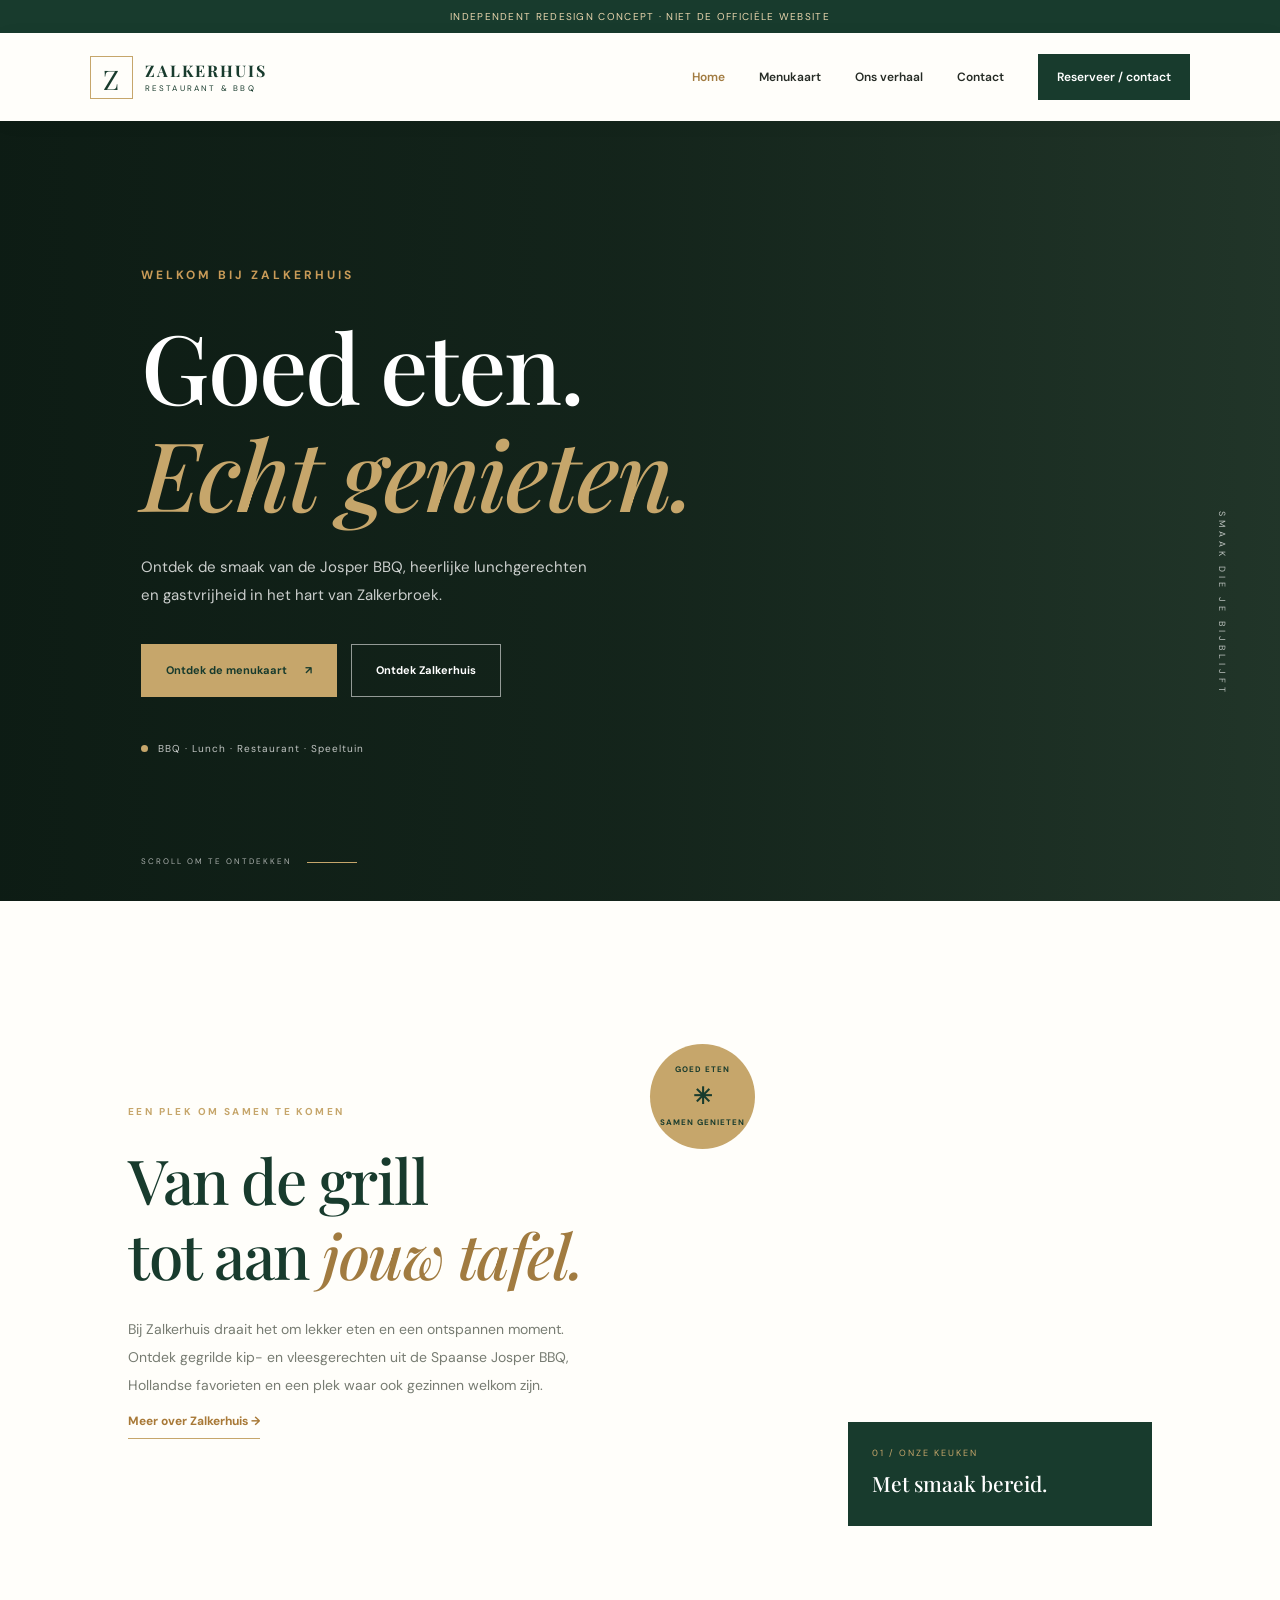
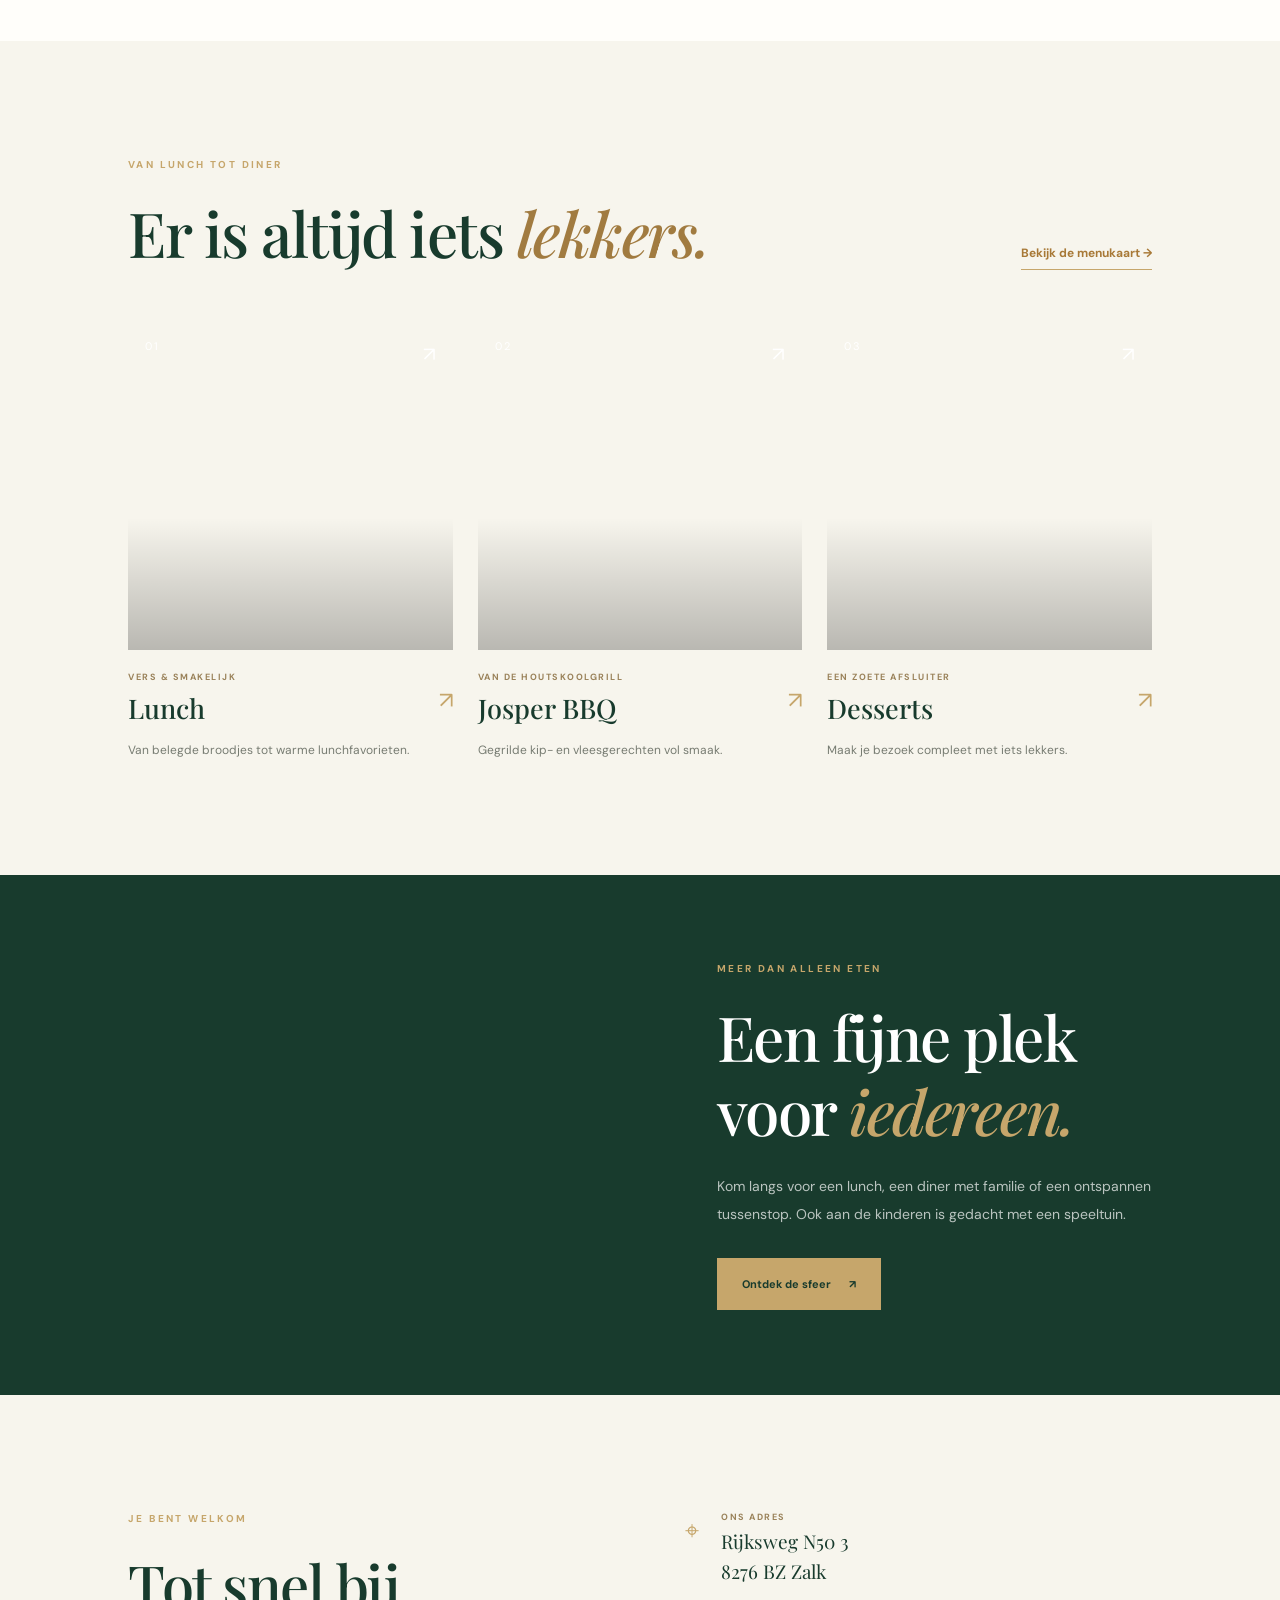
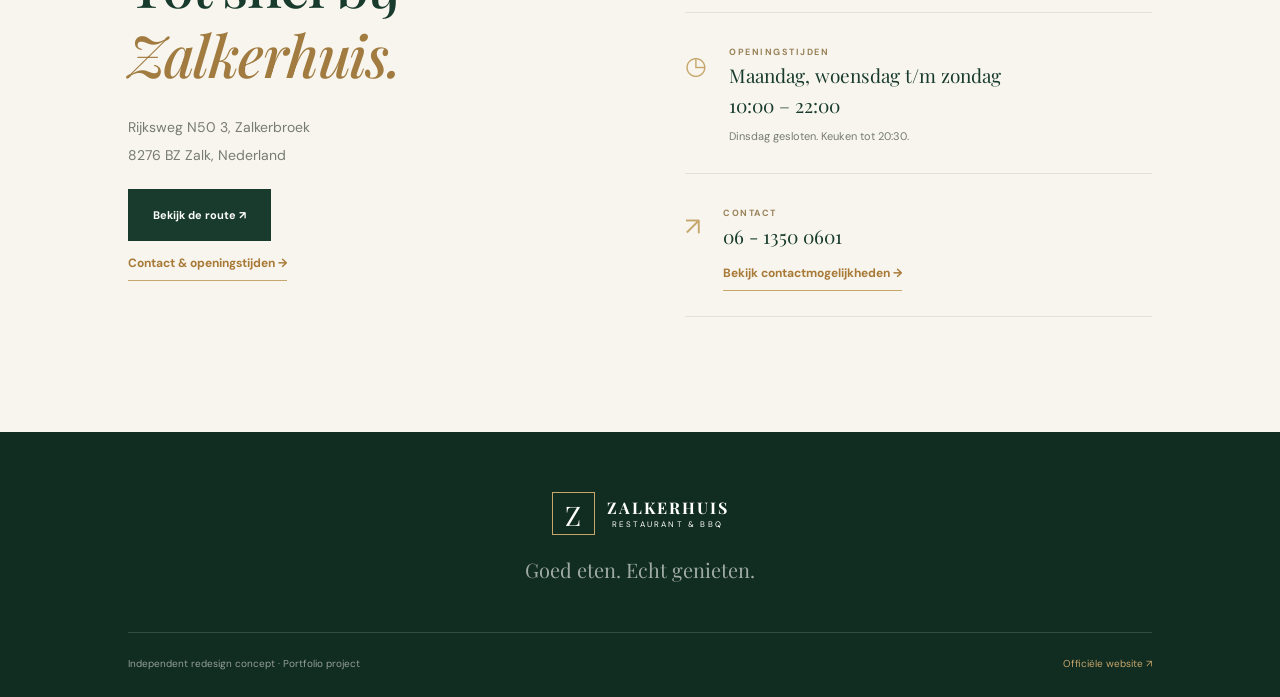
<file: index.html>
<!DOCTYPE html>
<html lang="nl">
<head>
  <meta charset="UTF-8">
  <meta name="viewport" content="width=device-width, initial-scale=1.0">
  <meta name="theme-color" content="#183b2d">
  <meta name="description" content="Ontdek Restaurant Zalkerhuis in Zalk. Geniet van gerechten van de Josper BBQ, lunch en een gastvrije sfeer.">
  <title>Zalkerhuis | BBQ, Lunch & Gastvrijheid</title>

  <link rel="preconnect" href="https://fonts.googleapis.com">
  <link rel="preconnect" href="https://fonts.gstatic.com" crossorigin>
  <link href="https://fonts.googleapis.com/css2?family=DM+Sans:wght@400;500;600;700&family=Playfair+Display:wght@500;600;700&display=swap" rel="stylesheet">

  <link rel="stylesheet" href="css/style.css">
  <script src="js/script.js" defer></script>
</head>

<body>

  <div class="concept-notice">
    Independent redesign concept · Niet de officiële website
  </div>

  <header class="header">
    <a href="index.html" class="logo" aria-label="Zalkerhuis home">
      <span class="logo-mark">Z</span>
      <span class="logo-text">
        <strong>ZALKERHUIS</strong>
        <small>RESTAURANT & BBQ</small>
      </span>
    </a>

    <button class="menu-toggle" aria-label="Menu openen"
      aria-expanded="false" aria-controls="navigation">
      <span></span>
      <span></span>
    </button>

    <nav class="navigation" id="navigation">
      <a href="index.html" class="active">Home</a>
      <a href="menu.html">Menukaart</a>
      <a href="about.html">Ons verhaal</a>
      <a href="contact.html">Contact</a>
      <a class="nav-button"
        href="https://www.zalkerhuis.nl/contactgegevens/">
        Reserveer / contact
      </a>
    </nav>
  </header>

  <main>

    <section class="hero">
      <div class="hero-image"></div>
      <div class="hero-overlay"></div>

      <div class="hero-content">
        <span class="eyebrow">
          <span class="eyebrow-line"></span>
          WELKOM BIJ ZALKERHUIS
        </span>

        <h1>Goed eten.<br>
          <em>Echt genieten.</em>
        </h1>

        <p>
          Ontdek de smaak van de Josper BBQ,
          heerlijke lunchgerechten en gastvrijheid
          in het hart van Zalkerbroek.
        </p>

        <div class="hero-actions">
          <a href="menu.html" class="button button-gold">
            Ontdek de menukaart <span>↗</span>
          </a>

          <a href="#ontdek" class="button button-outline">
            Ontdek Zalkerhuis
          </a>
        </div>

        <div class="hero-note">
          <span class="status-dot"></span>
          BBQ · Lunch · Restaurant · Speeltuin
        </div>
      </div>

      <div class="hero-side-label">SMAAK DIE JE BIJBLIJFT</div>

      <a href="#ontdek" class="scroll-cue" aria-label="Scroll naar beneden">
        <span>SCROLL OM TE ONTDEKKEN</span>
        <span class="scroll-line"></span>
      </a>
    </section>

    <section class="intro section-padding" id="ontdek">
      <div class="intro-copy">
        <span class="section-label">EEN PLEK OM SAMEN TE KOMEN</span>
        <h2>Van de grill<br>tot aan <em>jouw tafel.</em></h2>

        <p>
          Bij Zalkerhuis draait het om lekker eten en een
          ontspannen moment. Ontdek gegrilde kip- en
          vleesgerechten uit de Spaanse Josper BBQ,
          Hollandse favorieten en een plek waar ook
          gezinnen welkom zijn.
        </p>

        <a href="about.html" class="text-link">
          Meer over Zalkerhuis <span>→</span>
        </a>
      </div>

      <div class="intro-visual">
        <div class="intro-image"></div>
        <div class="image-caption">
          <span>01 / ONZE KEUKEN</span>
          <strong>Met smaak bereid.</strong>
        </div>
        <div class="round-stamp">
          <span>GOED ETEN</span>
          <span class="stamp-star">✳</span>
          <span>SAMEN GENIETEN</span>
        </div>
      </div>
    </section>

    <section class="food-section section-padding">
      <div class="section-heading">
        <div>
          <span class="section-label">VAN LUNCH TOT DINER</span>
          <h2>Er is altijd iets <em>lekkers.</em></h2>
        </div>
        <a href="menu.html" class="text-link desktop-link">
          Bekijk de menukaart <span>→</span>
        </a>
      </div>

      <div class="food-grid">

        <a href="menu.html#lunch" class="food-card">
          <div class="food-image food-lunch">
            <span class="food-number">01</span>
            <span class="food-arrow">↗</span>
          </div>
          <div class="food-card-info">
            <div>
              <span class="card-label">VERS & SMAKELIJK</span>
              <h3>Lunch</h3>
            </div>
            <span class="card-plus">↗</span>
          </div>
          <p>Van belegde broodjes tot warme lunchfavorieten.</p>
        </a>

        <a href="menu.html#josper" class="food-card">
          <div class="food-image food-bbq">
            <span class="food-number">02</span>
            <span class="food-arrow">↗</span>
          </div>
          <div class="food-card-info">
            <div>
              <span class="card-label">VAN DE HOUTSKOOLGRILL</span>
              <h3>Josper BBQ</h3>
            </div>
            <span class="card-plus">↗</span>
          </div>
          <p>Gegrilde kip- en vleesgerechten vol smaak.</p>
        </a>

        <a href="menu.html#desserts" class="food-card">
          <div class="food-image food-dessert">
            <span class="food-number">03</span>
            <span class="food-arrow">↗</span>
          </div>
          <div class="food-card-info">
            <div>
              <span class="card-label">EEN ZOETE AFSLUITER</span>
              <h3>Desserts</h3>
            </div>
            <span class="card-plus">↗</span>
          </div>
          <p>Maak je bezoek compleet met iets lekkers.</p>
        </a>

      </div>

      <a href="menu.html" class="button button-green mobile-menu-button">
        Bekijk de volledige menukaart →
      </a>
    </section>

    <section class="experience">
      <div class="experience-image"></div>

      <div class="experience-copy">
        <span class="section-label">MEER DAN ALLEEN ETEN</span>
        <h2>Een fijne plek<br>voor <em>iedereen.</em></h2>

        <p>
          Kom langs voor een lunch, een diner met familie
          of een ontspannen tussenstop. Ook aan de
          kinderen is gedacht met een speeltuin.
        </p>

        <a href="about.html" class="button button-light">
          Ontdek de sfeer <span>↗</span>
        </a>
      </div>
    </section>

    <section class="visit section-padding">
      <div class="visit-copy">
        <span class="section-label">JE BENT WELKOM</span>
        <h2>Tot snel bij<br><em>Zalkerhuis.</em></h2>
        <p>
          Rijksweg N50 3, Zalkerbroek<br>
          8276 BZ Zalk, Nederland
        </p>

        <div class="visit-actions">
          <a class="button button-green"
             href="https://www.google.com/maps/search/?api=1&query=Restaurant+Zalkerhuis+Zalk"
             target="_blank" rel="noopener noreferrer">
            Bekijk de route ↗
          </a>

          <a class="text-link" href="contact.html">
            Contact & openingstijden →
          </a>
        </div>
      </div>

      <div class="visit-details">
        <div class="detail-row">
          <span class="detail-icon">⌖</span>
          <div>
            <span class="card-label">ONS ADRES</span>
            <p>Rijksweg N50 3<br>8276 BZ Zalk</p>
          </div>
        </div>

        <div class="detail-row">
          <span class="detail-icon">◷</span>
          <div>
            <span class="card-label">OPENINGSTIJDEN</span>
            <p>Maandag, woensdag t/m zondag<br>10:00 – 22:00</p>
            <small>Dinsdag gesloten. Keuken tot 20:30.</small>
          </div>
        </div>

        <div class="detail-row">
          <span class="detail-icon">↗</span>
          <div>
            <span class="card-label">CONTACT</span>
            <p>06 - 1350 0601</p>
            <a href="https://www.zalkerhuis.nl/contactgegevens/"
               class="text-link">Bekijk contactmogelijkheden →</a>
          </div>
        </div>
      </div>
    </section>

  </main>

  <footer class="footer">
    <a href="index.html" class="logo footer-logo">
      <span class="logo-mark">Z</span>
      <span class="logo-text">
        <strong>ZALKERHUIS</strong>
        <small>RESTAURANT & BBQ</small>
      </span>
    </a>

    <p>Goed eten. Echt genieten.</p>

    <div class="footer-bottom">
      <span>Independent redesign concept · Portfolio project</span>
      <a href="https://www.zalkerhuis.nl/">Officiële website ↗</a>
    </div>
  </footer>

</body>
</html>
</file>
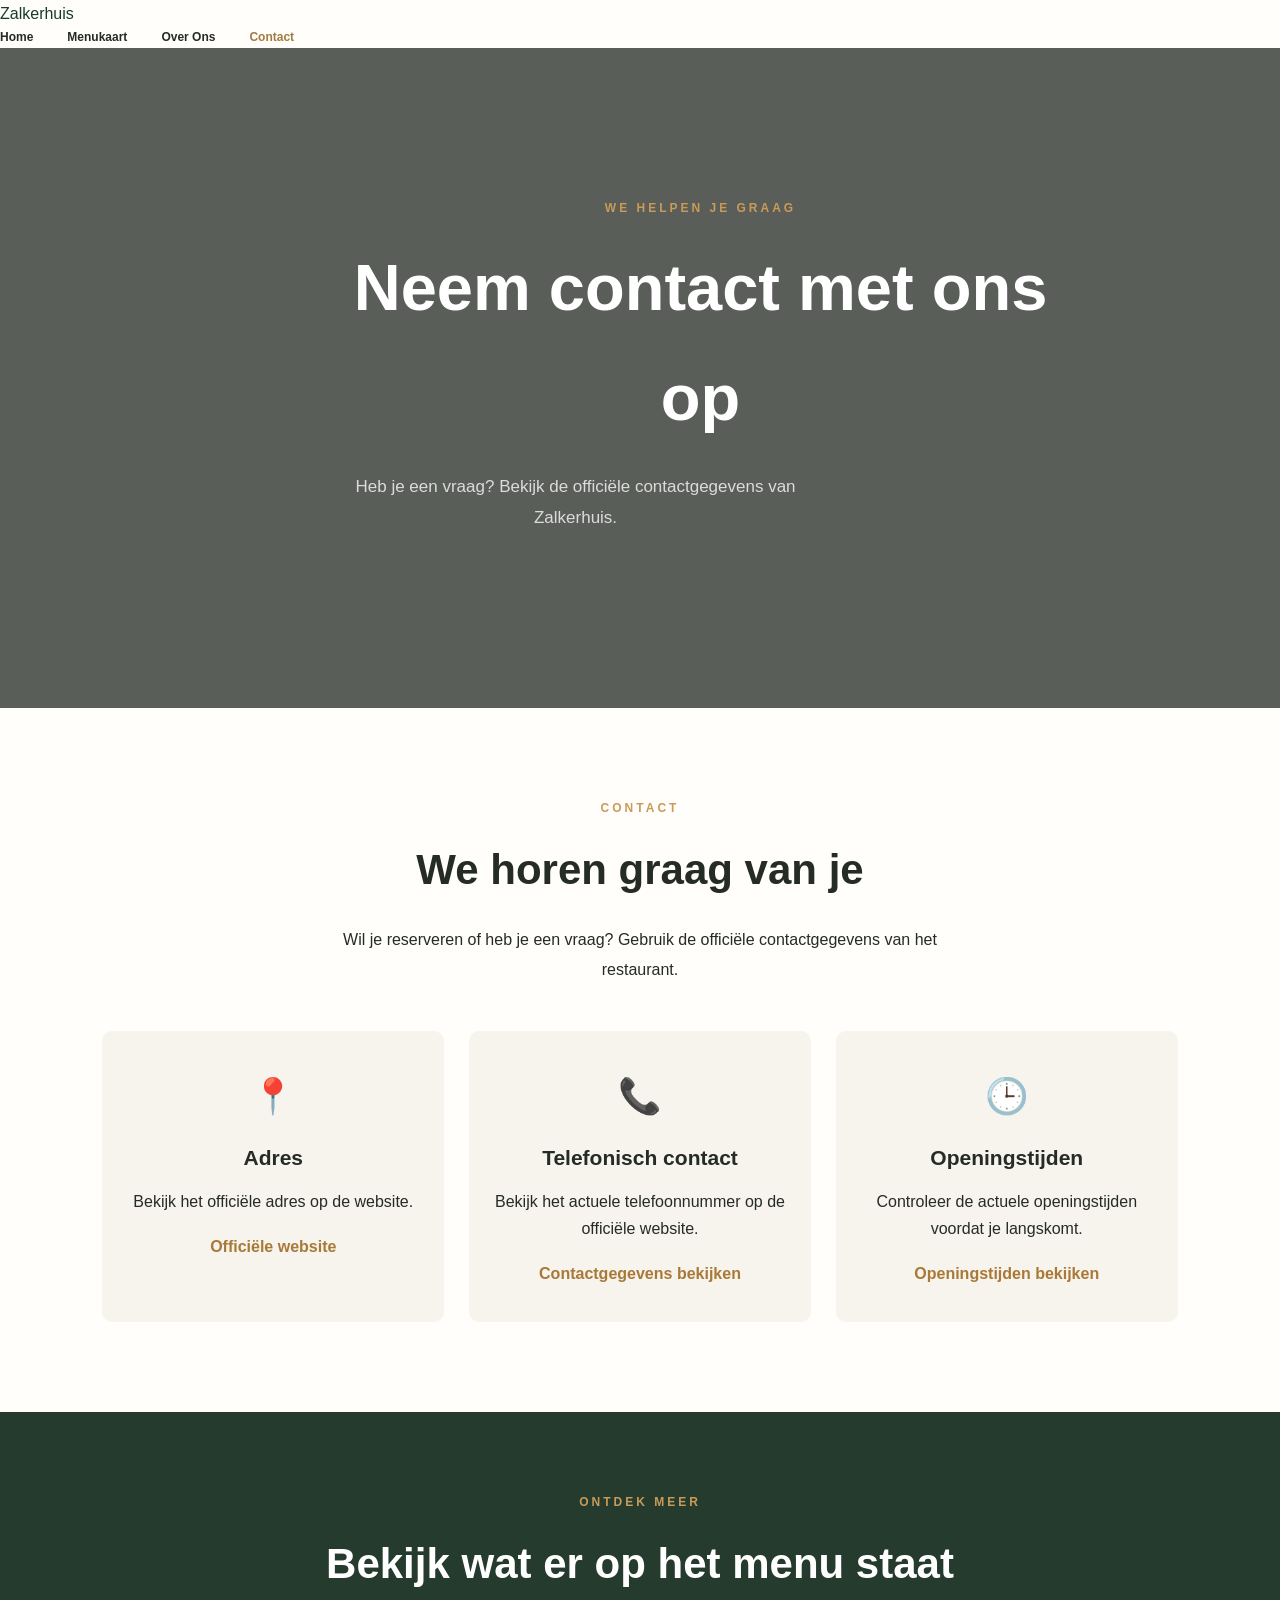
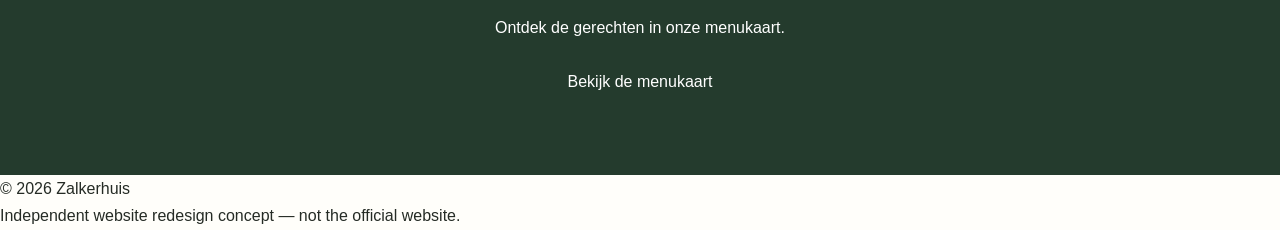
<file: contact.html>
<!DOCTYPE html>
<html lang="nl">
<head>
    <meta charset="UTF-8">
    <meta name="viewport" content="width=device-width, initial-scale=1.0">
    <title>Contact | Zalkerhuis</title>
    <meta name="description" content="Contactpagina van het onafhankelijke Zalkerhuis websiteconcept.">
    <link rel="stylesheet" href="css/style.css">
    <script src="js/script.js" defer></script>
</head>
<body>

<header class="site-header">
    <a href="index.html" class="logo">Zalkerhuis</a>

    <button class="menu-toggle" aria-label="Open menu" aria-expanded="false">
        ☰
    </button>

    <nav class="navigation">
        <a href="index.html">Home</a>
        <a href="menu.html">Menukaart</a>
        <a href="about.html">Over Ons</a>
        <a href="contact.html" class="active">Contact</a>
    </nav>
</header>

<main>

<section class="page-hero contact-hero">
    <div class="hero-content">
        <span class="eyebrow">WE HELPEN JE GRAAG</span>
        <h1>Neem contact met ons op</h1>
        <p>Heb je een vraag? Bekijk de officiële contactgegevens van Zalkerhuis.</p>
    </div>
</section>

<section class="contact-section">
    <div class="contact-intro">
        <span class="eyebrow">CONTACT</span>
        <h2>We horen graag van je</h2>
        <p>
            Wil je reserveren of heb je een vraag?
            Gebruik de officiële contactgegevens van het restaurant.
        </p>
    </div>

    <div class="contact-cards">

        <div class="contact-card">
            <span class="contact-icon">📍</span>
            <h3>Adres</h3>
            <p>Bekijk het officiële adres op de website.</p>
            <a href="https://www.zalkerhuis.nl/" target="_blank" rel="noopener">
                Officiële website
            </a>
        </div>

        <div class="contact-card">
            <span class="contact-icon">📞</span>
            <h3>Telefonisch contact</h3>
            <p>Bekijk het actuele telefoonnummer op de officiële website.</p>
            <a href="https://www.zalkerhuis.nl/" target="_blank" rel="noopener">
                Contactgegevens bekijken
            </a>
        </div>

        <div class="contact-card">
            <span class="contact-icon">🕒</span>
            <h3>Openingstijden</h3>
            <p>Controleer de actuele openingstijden voordat je langskomt.</p>
            <a href="https://www.zalkerhuis.nl/" target="_blank" rel="noopener">
                Openingstijden bekijken
            </a>
        </div>

    </div>
</section>

<section class="contact-cta">
    <div>
        <span class="eyebrow">ONTDEK MEER</span>
        <h2>Bekijk wat er op het menu staat</h2>
        <p>Ontdek de gerechten in onze menukaart.</p>
        <a href="menu.html" class="btn">Bekijk de menukaart</a>
    </div>
</section>

</main>

<footer class="site-footer">
    <p>© <span data-year></span> Zalkerhuis</p>
    <p>Independent website redesign concept — not the official website.</p>
</footer>

</body>
</html>
</file>
<file: css/style.css>
/* =====================================
   ZALKERHUIS - PREMIUM WEBSITE DESIGN
   Independent redesign concept
===================================== */

:root {
  --green: #183b2d;
  --green-light: #28533f;
  --cream: #f7f5ed;
  --white: #fffefa;
  --gold: #c6a66b;
  --text: #252b25;
  --muted: #777c72;
  --serif: "Playfair Display", Georgia, serif;
  --sans: "DM Sans", Arial, sans-serif;
}

* {
  margin: 0;
  padding: 0;
  box-sizing: border-box;
}

html {
  scroll-behavior: smooth;
  scroll-padding-top: 90px;
}

body {
  background: var(--white);
  color: var(--text);
  font-family: var(--sans);
  line-height: 1.7;
  overflow-x: hidden;
}

a {
  color: inherit;
  text-decoration: none;
}

button {
  font: inherit;
}

img {
  max-width: 100%;
  display: block;
}

.concept-notice {
  background: var(--green);
  color: #e8d5ad;
  text-align: center;
  padding: 8px 12px;
  font-size: 10px;
  letter-spacing: 1.3px;
  text-transform: uppercase;
}

/* HEADER */

.header {
  height: 88px;
  padding: 0 7%;
  display: flex;
  align-items: center;
  justify-content: space-between;
  background: var(--white);
  position: sticky;
  top: 0;
  z-index: 1000;
  box-shadow: 0 3px 20px rgba(0,0,0,.035);
}

.logo {
  display: flex;
  align-items: center;
  gap: 12px;
  color: var(--green);
}

.logo-mark {
  width: 43px;
  height: 43px;
  display: grid;
  place-items: center;
  border: 1px solid var(--gold);
  font-family: var(--serif);
  font-size: 27px;
}

.logo-text {
  display: flex;
  flex-direction: column;
  line-height: 1.4;
}

.logo-text strong {
  font-family: var(--serif);
  letter-spacing: 2px;
  font-size: 16px;
}

.logo-text small {
  font-size: 8px;
  letter-spacing: 2.2px;
}

.navigation {
  display: flex;
  align-items: center;
  gap: 34px;
}

.navigation a {
  font-size: 12px;
  font-weight: 600;
  transition: color .3s;
}

.navigation a:hover,
.navigation a.active {
  color: #a17b40;
}

.navigation .nav-button {
  background: var(--green);
  color: white;
  padding: 13px 19px;
  transition: background .3s;
}

.navigation .nav-button:hover {
  background: var(--gold);
  color: var(--green);
}

.menu-toggle {
  display: none;
}

/* HERO */

.hero {
  min-height: 680px;
  height: min(780px, 88vh);
  position: relative;
  display: flex;
  align-items: center;
  overflow: hidden;
  background: #24392c;
  color: white;
}

.hero-image,
.hero-overlay {
  position: absolute;
  inset: 0;
}

.hero-image {
  background:
    url("https://images.unsplash.com/photo-1555939594-58d7cb561ad1?w=1800&q=85")
    center 55% / cover;
  animation: heroZoom 16s ease-in-out infinite alternate;
}

.hero-overlay {
  background: linear-gradient(
    90deg,
    rgba(10,24,17,.88) 0%,
    rgba(10,24,17,.64) 48%,
    rgba(10,24,17,.12) 100%
  );
}

@keyframes heroZoom {
  from { transform: scale(1); }
  to { transform: scale(1.07); }
}

.hero-content {
  position: relative;
  z-index: 2;
  width: 700px;
  max-width: 85%;
  margin-left: 11%;
  padding: 70px 0;
  animation: fadeUp 1s ease both;
}

@keyframes fadeUp {
  from {
    opacity: 0;
    transform: translateY(25px);
  }
  to {
    opacity: 1;
    transform: translateY(0);
  }
}

.eyebrow,
.section-label {
  display: flex;
  align-items: center;
  gap: 12px;
  color: var(--gold);
  font-size: 10px;
  font-weight: 700;
  letter-spacing: 2.4px;
}

.eyebrow-line {
  width: 35px;
  height: 1px;
  background: var(--gold);
}

.hero h1 {
  font-family: var(--serif);
  font-size: clamp(55px, 7.5vw, 96px);
  font-weight: 500;
  line-height: 1.12;
  margin: 26px 0;
  letter-spacing: -2px;
}

.hero h1 em,
h2 em {
  color: var(--gold);
  font-weight: 500;
}

.hero-content > p {
  max-width: 450px;
  color: rgba(255,255,255,.78);
  font-size: 15px;
  line-height: 1.9;
}

.hero-actions {
  display: flex;
  flex-wrap: wrap;
  gap: 14px;
  margin-top: 34px;
}

.button {
  display: inline-flex;
  align-items: center;
  justify-content: center;
  gap: 18px;
  padding: 16px 24px;
  font-size: 11px;
  font-weight: 700;
  transition: .3s ease;
  cursor: pointer;
  border: 1px solid transparent;
  min-height: 50px;
}

.button-gold {
  background: var(--gold);
  color: var(--green);
}

.button-gold:hover {
  background: white;
  transform: translateY(-3px);
}

.button-outline {
  color: white;
  border-color: rgba(255,255,255,.55);
}

.button-outline:hover {
  background: white;
  color: var(--green);
}

.hero-note {
  display: flex;
  align-items: center;
  gap: 10px;
  margin-top: 43px;
  font-size: 10px;
  color: rgba(255,255,255,.75);
  letter-spacing: 1px;
}

.status-dot {
  width: 7px;
  height: 7px;
  border-radius: 50%;
  background: var(--gold);
}

.hero-side-label {
  position: absolute;
  right: 4%;
  top: 50%;
  writing-mode: vertical-rl;
  letter-spacing: 4px;
  font-size: 9px;
  color: rgba(255,255,255,.7);
}

.scroll-cue {
  position: absolute;
  bottom: 32px;
  left: 11%;
  display: flex;
  align-items: center;
  gap: 15px;
  font-size: 8px;
  letter-spacing: 2px;
  color: rgba(255,255,255,.65);
}

.scroll-line {
  height: 1px;
  width: 50px;
  background: var(--gold);
}

/* INTRO */

.section-padding {
  padding: 115px 10%;
}

.intro {
  display: grid;
  grid-template-columns: 1fr 1fr;
  align-items: center;
  gap: 90px;
}

.intro-copy h2,
.section-heading h2,
.experience-copy h2,
.visit-copy h2 {
  font-family: var(--serif);
  font-size: clamp(40px, 5vw, 62px);
  font-weight: 500;
  line-height: 1.2;
  margin: 23px 0;
  color: var(--green);
  letter-spacing: -1.5px;
}

.intro-copy h2 em,
.section-heading h2 em,
.visit-copy h2 em {
  color: #a17b40;
}

.intro-copy > p,
.experience-copy > p,
.visit-copy > p {
  color: var(--muted);
  font-size: 14px;
  line-height: 2;
  max-width: 480px;
}

.text-link {
  display: inline-flex;
  gap: 15px;
  align-items: center;
  margin-top: 26px;
  padding-bottom: 6px;
  border-bottom: 1px solid var(--gold);
  color: var(--green);
  font-size: 12px;
  font-weight: 700;
}

.text-link span {
  transition: transform .3s;
}

.text-link:hover span {
  transform: translateX(6px);
}

.intro-visual {
  position: relative;
  padding: 0 25px 40px 0;
}

.intro-image {
  min-height: 470px;
  background:
    url("https://images.unsplash.com/photo-1544025162-d76694265947?w=900&q=85")
    center / cover;
}

.image-caption {
  position: absolute;
  bottom: 0;
  right: 0;
  width: 65%;
  padding: 24px;
  background: var(--green);
  color: white;
}

.image-caption span,
.image-caption strong {
  display: block;
}

.image-caption span {
  color: var(--gold);
  font-size: 9px;
  letter-spacing: 2px;
}

.image-caption strong {
  font-family: var(--serif);
  font-size: 21px;
  font-weight: 500;
  margin-top: 5px;
}

.round-stamp {
  position: absolute;
  top: 28px;
  left: -35px;
  background: var(--gold);
  color: var(--green);
  border-radius: 50%;
  width: 105px;
  height: 105px;
  display: flex;
  flex-direction: column;
  align-items: center;
  justify-content: center;
  font-size: 8px;
  font-weight: 700;
  letter-spacing: 1px;
}

.stamp-star {
  font-size: 23px;
}

/* FOOD SECTION */

.food-section {
  background: var(--cream);
}

.section-heading {
  display: flex;
  justify-content: space-between;
  align-items: end;
  margin-bottom: 50px;
}

.section-heading h2 {
  margin-bottom: 0;
}

.food-grid {
  display: grid;
  grid-template-columns: repeat(3, 1fr);
  gap: 25px;
}

.food-card {
  min-width: 0;
}

.food-image {
  position: relative;
  height: 330px;
  background-position: center;
  background-size: cover;
  overflow: hidden;
}

.food-image::after {
  content: "";
  position: absolute;
  inset: 0;
  background: linear-gradient(transparent 60%, rgba(0,0,0,.25));
  transition: .4s;
}

.food-card:hover .food-image::after {
  background: rgba(0,0,0,.15);
}

.food-card:hover .food-image {
  background-size: auto, cover;
}

.food-lunch {
  background-image:
    url("https://images.unsplash.com/photo-1525351484163-7529414344d8?w=700&q=85");
}

.food-bbq {
  background-image:
    url("https://images.unsplash.com/photo-1544025162-d76694265947?w=700&q=85");
}

.food-dessert {
  background-image:
    url("https://images.unsplash.com/photo-1563805042-7684c019e1cb?w=700&q=85");
}

.food-number,
.food-arrow {
  position: absolute;
  z-index: 2;
  top: 17px;
  color: white;
  font-size: 11px;
}

.food-number {
  left: 17px;
  letter-spacing: 2px;
}

.food-arrow {
  right: 17px;
  font-size: 20px;
}

.food-card-info {
  display: flex;
  justify-content: space-between;
  align-items: center;
  padding: 20px 0 8px;
}

.card-label {
  display: block;
  color: #9a825a;
  font-size: 9px;
  font-weight: 700;
  letter-spacing: 1.5px;
}

.food-card h3 {
  font-family: var(--serif);
  font-size: 27px;
  font-weight: 500;
  color: var(--green);
}

.card-plus {
  color: var(--gold);
  font-size: 23px;
}

.food-card > p {
  color: var(--muted);
  font-size: 12px;
}

.mobile-menu-button {
  display: none;
}

.button-green {
  background: var(--green);
  color: white;
}

.button-green:hover {
  background: var(--gold);
  color: var(--green);
}

/* EXPERIENCE */

.experience {
  min-height: 520px;
  display: grid;
  grid-template-columns: 1fr 1fr;
  background: var(--green);
}

.experience-image {
  background:
    url("https://images.unsplash.com/photo-1517248135467-4c7edcad34c4?w=1100&q=85")
    center / cover;
  min-height: 450px;
}

.experience-copy {
  padding: 85px 12%;
  align-self: center;
}

.experience-copy h2 {
  color: white;
}

.experience-copy > p {
  color: rgba(255,255,255,.7);
}

.button-light {
  background: var(--gold);
  color: var(--green);
  margin-top: 30px;
}

.button-light:hover {
  background: white;
  transform: translateY(-3px);
}

/* VISIT */

.visit {
  display: grid;
  grid-template-columns: 1fr 1fr;
  gap: 90px;
  background: var(--cream);
}

.visit-copy h2 {
  font-size: 58px;
}

.visit-actions {
  display: flex;
  flex-direction: column;
  align-items: flex-start;
  margin-top: 20px;
}

.visit-details {
  display: flex;
  flex-direction: column;
  gap: 32px;
  justify-content: center;
}

.detail-row {
  display: flex;
  gap: 22px;
  align-items: flex-start;
  border-bottom: 1px solid #e4e0d4;
  padding-bottom: 25px;
}

.detail-icon {
  color: var(--gold);
  font-size: 25px;
}

.detail-row p {
  color: var(--green);
  font-family: var(--serif);
  font-size: 19px;
  line-height: 1.6;
}

.detail-row small {
  color: var(--muted);
  font-size: 11px;
}

/* FOOTER */

.footer {
  padding: 60px 10% 25px;
  background: #112c21;
  color: white;
  text-align: center;
}

.footer-logo {
  justify-content: center;
  color: white;
}

.footer > p {
  color: rgba(255,255,255,.6);
  font-family: var(--serif);
  margin: 18px 0 45px;
  font-size: 20px;
}

.footer-bottom {
  padding-top: 22px;
  border-top: 1px solid rgba(255,255,255,.15);
  display: flex;
  justify-content: space-between;
  gap: 15px;
  color: rgba(255,255,255,.55);
  font-size: 10px;
}

.footer-bottom a {
  color: var(--gold);
}

/* MOBILE RESPONSIVENESS */

@media (max-width: 900px) {
  .header {
    padding: 0 5%;
  }

  .navigation {
    gap: 17px;
  }

  .intro {
    gap: 40px;
  }

  .section-padding {
    padding: 85px 7%;
  }

  .food-image {
    height: 260px;
  }

  .visit {
    gap: 45px;
  }
}

@media (max-width: 700px) {

  .concept-notice {
    font-size: 8px;
    letter-spacing: .8px;
  }

  .header {
    height: 72px;
    padding: 0 6%;
  }

  .logo-mark {
    width: 37px;
    height: 37px;
    font-size: 23px;
  }

  .logo-text strong {
    font-size: 14px;
  }

  .menu-toggle {
    display: flex;
    flex-direction: column;
    justify-content: center;
    gap: 6px;
    width: 44px;
    height: 44px;
    padding: 10px;
    background: none;
    border: none;
    cursor: pointer;
  }

  .menu-toggle span {
    display: block;
    width: 23px;
    height: 2px;
    background: var(--green);
    transition: .3s;
  }

  .menu-toggle[aria-expanded="true"] span:first-child {
    transform: translateY(4px) rotate(45deg);
  }

  .menu-toggle[aria-expanded="true"] span:last-child {
    transform: translateY(-4px) rotate(-45deg);
  }

  .navigation {
    position: absolute;
    top: 72px;
    left: 0;
    right: 0;
    background: var(--white);
    display: flex;
    flex-direction: column;
    align-items: stretch;
    gap: 0;
    padding: 0 7%;
    max-height: 0;
    overflow: hidden;
    transition: max-height .35s ease, padding .35s ease;
    box-shadow: 0 12px 20px rgba(0,0,0,.07);
  }

  .navigation.open {
    max-height: 420px;
    padding: 12px 7% 25px;
  }

  .navigation a {
    padding: 14px 5px;
    border-bottom: 1px solid #eeeae0;
    font-size: 13px;
  }

  .navigation .nav-button {
    text-align: center;
    margin-top: 13px;
    border: none;
  }

  .hero {
    height: 720px;
    min-height: 620px;
    max-height: 88svh;
  }

  .hero-image {
    background-position: 58% center;
  }

  .hero-overlay {
    background: linear-gradient(
      90deg,
      rgba(10,24,17,.83),
      rgba(10,24,17,.45)
    );
  }

  .hero-content {
    max-width: 88%;
    width: auto;
    margin: 0 6%;
    padding: 50px 0 80px;
  }

  .hero h1 {
    font-size: clamp(51px, 13vw, 72px);
    letter-spacing: -1.5px;
    margin: 23px 0;
  }

  .hero-content > p {
    font-size: 13px;
  }

  .hero-actions {
    flex-direction: column;
    align-items: stretch;
    max-width: 310px;
    margin-top: 26px;
  }

  .button {
    width: 100%;
    min-height: 53px;
  }

  .hero-note {
    margin-top: 30px;
    font-size: 9px;
  }

  .hero-side-label {
    display: none;
  }

  .scroll-cue {
    left: 6%;
    bottom: 20px;
  }

  .section-padding {
    padding: 75px 7%;
  }

  .intro {
    grid-template-columns: 1fr;
    gap: 40px;
  }

  .intro-copy h2,
  .section-heading h2,
  .experience-copy h2,
  .visit-copy h2 {
    font-size: 43px;
  }

  .intro-visual {
    padding-right: 12px;
  }

  .intro-image {
    min-height: 340px;
  }

  .round-stamp {
    width: 85px;
    height: 85px;
    left: -10px;
    font-size: 7px;
  }

  .image-caption {
    width: 75%;
    padding: 17px;
  }

  .section-heading {
    display: block;
    margin-bottom: 32px;
  }

  .desktop-link {
    display: none;
  }

  .food-grid {
    grid-template-columns: 1fr;
    gap: 36px;
  }

  .food-image {
    height: 310px;
  }

  .food-card h3 {
    font-size: 25px;
  }

  .mobile-menu-button {
    display: flex;
    margin-top: 38px;
  }

  .experience {
    grid-template-columns: 1fr;
  }

  .experience-image {
    min-height: 310px;
  }

  .experience-copy {
    padding: 60px 7%;
  }

  .visit {
    grid-template-columns: 1fr;
    gap: 45px;
  }

  .visit-copy h2 {
    font-size: 47px;
  }

  .visit-details {
    gap: 24px;
  }

  .footer {
    padding: 48px 7% 22px;
  }

  .footer-bottom {
    flex-direction: column;
    align-items: center;
    line-height: 1.8;
  }
}

@media (prefers-reduced-motion: reduce) {
  *,
  *::before,
  *::after {
    scroll-behavior: auto !important;
    animation-duration: .01ms !important;
    animation-iteration-count: 1 !important;
    transition-duration: .01ms !important;
  }
}

/* =====================================
   ZALKERHUIS - MENU PAGE DESIGN
===================================== */

/* MENU HERO */

.menu-hero {
  min-height: 430px;
  position: relative;
  display: flex;
  align-items: center;
  overflow: hidden;
  background: var(--green);
}

.menu-hero-image {
  position: absolute;
  inset: 0;
  background:
    url("https://images.unsplash.com/photo-1544025162-d76694265947?w=1600&q=85")
    center 50% / cover;
}

.menu-hero-overlay {
  position: absolute;
  inset: 0;
  background: linear-gradient(
    90deg,
    rgba(12,35,24,.9),
    rgba(12,35,24,.55),
    rgba(12,35,24,.15)
  );
}

.menu-hero-content {
  position: relative;
  z-index: 2;
  max-width: 650px;
  margin-left: 10%;
  padding: 80px 0;
  color: white;
}

.menu-hero-content h1 {
  font-family: var(--serif);
  font-size: clamp(52px, 7vw, 82px);
  font-weight: 500;
  line-height: 1.15;
  margin: 20px 0;
}

.menu-hero-content h1 em {
  color: var(--gold);
}

.menu-hero-content p {
  max-width: 430px;
  color: rgba(255,255,255,.8);
  font-size: 14px;
  margin-bottom: 25px;
}

/* MENU INTRO */

.menu-intro {
  text-align: center;
  padding-top: 85px;
  padding-bottom: 55px;
}

.menu-intro .section-label {
  justify-content: center;
}

.menu-intro h2,
.category-heading h2 {
  font-family: var(--serif);
  font-size: clamp(38px, 5vw, 54px);
  font-weight: 500;
  color: var(--green);
  line-height: 1.2;
  margin: 18px 0;
}

.menu-intro h2 em,
.category-heading h2 em {
  color: #a17b40;
}

.menu-intro p {
  max-width: 550px;
  margin: auto;
  color: var(--muted);
  font-size: 14px;
  line-height: 1.9;
}

/* MENU MAIN */

.menu-main {
  background: var(--cream);
  padding-top: 55px;
}

.menu-toolbar {
  margin-bottom: 75px;
}

.menu-search {
  max-width: 520px;
  margin: 0 auto 30px;
  display: flex;
  align-items: center;
  gap: 12px;
  background: white;
  border: 1px solid #e9e4d8;
  padding: 0 20px;
  height: 55px;
  border-radius: 3px;
}

.menu-search span {
  font-size: 24px;
  color: #a17b40;
}

.menu-search input {
  flex: 1;
  width: 100%;
  min-width: 0;
  border: none;
  outline: none;
  background: transparent;
  color: var(--green);
  font-family: var(--sans);
  font-size: 13px;
}

.menu-search input::placeholder {
  color: #a5a69d;
}

.menu-filters {
  display: flex;
  justify-content: center;
  flex-wrap: wrap;
  gap: 10px;
}

.filter-btn {
  border: 1px solid #d9d8cb;
  background: transparent;
  padding: 10px 17px;
  border-radius: 30px;
  color: var(--green);
  font-size: 11px;
  font-weight: 600;
  cursor: pointer;
  transition: .25s ease;
}

.filter-btn:hover,
.filter-btn.active {
  background: var(--green);
  border-color: var(--green);
  color: white;
}

/* CATEGORY */

.menu-category {
  margin-bottom: 100px;
  scroll-margin-top: 110px;
}

.category-heading {
  margin-bottom: 35px;
}

.category-heading .section-label {
  margin-bottom: 12px;
}

.category-heading h2 {
  margin: 10px 0;
}

.category-heading > p {
  color: var(--muted);
  font-size: 13px;
  max-width: 600px;
}

/* FOOD CARDS */

.menu-grid {
  display: grid;
  grid-template-columns: repeat(3, minmax(0, 1fr));
  gap: 25px;
}

.menu-card {
  background: var(--white);
  overflow: hidden;
  border: 1px solid #eeeade;
  transition: transform .3s ease, box-shadow .3s ease;
  min-width: 0;
}

.menu-card:hover {
  transform: translateY(-6px);
  box-shadow: 0 15px 35px rgba(24,59,45,.09);
}

.menu-card img {
  width: 100%;
  height: 215px;
  object-fit: cover;
  transition: transform .5s ease;
}

.menu-card:hover img {
  transform: scale(1.045);
}

.menu-card-content {
  padding: 21px;
  display: flex;
  flex-direction: column;
  min-height: 150px;
}

.menu-card h3 {
  font-family: var(--serif);
  font-size: 19px;
  font-weight: 600;
  color: var(--green);
  line-height: 1.4;
  margin-bottom: 8px;
}

.menu-card p {
  font-size: 11px;
  color: var(--muted);
  line-height: 1.8;
  flex: 1;
}

.menu-card strong {
  display: block;
  margin-top: 17px;
  color: #9a753d;
  font-size: 17px;
  font-weight: 700;
}

.menu-footnote {
  background: #eae9dc;
  padding: 22px;
  margin-top: 30px;
  color: #626b60;
  font-size: 12px;
  line-height: 1.9;
  border-left: 3px solid var(--gold);
}

/* SIMPLE MENU LIST */

.simple-menu-list {
  background: var(--white);
  padding: 10px 28px;
  border: 1px solid #e9e4d8;
}

.simple-menu-list > div {
  display: flex;
  justify-content: space-between;
  align-items: flex-start;
  gap: 20px;
  padding: 17px 0;
  border-bottom: 1px solid #eeeade;
  font-size: 13px;
  color: var(--text);
}

.simple-menu-list > div:last-child {
  border-bottom: none;
}

.simple-menu-list strong {
  color: #9a753d;
  white-space: nowrap;
  font-size: 14px;
}

.drink-subheading {
  font-family: var(--serif);
  font-size: 23px;
  font-weight: 500;
  color: var(--green);
  margin: 35px 0 15px;
}

/* KIDS MENU */

.kids-menu {
  display: grid;
  grid-template-columns: 1fr 1fr;
  background: var(--white);
  border: 1px solid #e9e4d8;
}

.kids-menu img {
  width: 100%;
  height: 100%;
  min-height: 270px;
  object-fit: cover;
}

.kids-menu > div {
  padding: 35px;
  align-self: center;
}

.kids-menu h3 {
  font-family: var(--serif);
  font-size: 27px;
  color: var(--green);
  margin-bottom: 12px;
}

.kids-menu p {
  color: var(--muted);
  font-size: 13px;
  line-height: 1.9;
}

.kids-menu strong {
  display: block;
  color: #9a753d;
  font-size: 19px;
  margin-top: 20px;
}

/* WEEKLY SPECIALS */

.specials {
  background: var(--white);
}

.specials .category-heading {
  margin-bottom: 35px;
}

.special-grid {
  display: grid;
  grid-template-columns: repeat(2, minmax(0, 1fr));
  gap: 30px;
}

.special-card {
  background: var(--cream);
  overflow: hidden;
}

.special-card img {
  width: 100%;
  height: 260px;
  object-fit: cover;
}

.special-card > div {
  padding: 27px;
}

.special-card h3 {
  font-family: var(--serif);
  font-size: 25px;
  color: var(--green);
  margin: 10px 0;
}

.special-card p {
  color: var(--muted);
  font-size: 12px;
  line-height: 1.9;
}

.special-card strong {
  display: block;
  color: #9a753d;
  font-size: 21px;
  margin-top: 15px;
}

/* MENU NOTICE */

.menu-notice {
  text-align: center;
  padding: 75px 7%;
  background: #eae9dc;
}

.menu-notice h2 {
  font-family: var(--serif);
  color: var(--green);
  font-size: 35px;
  font-weight: 500;
}

.menu-notice p {
  max-width: 570px;
  margin: 15px auto 25px;
  color: var(--muted);
  font-size: 13px;
  line-height: 1.9;
}

.menu-notice .button {
  width: auto;
}

/* SEARCH EMPTY STATE */

.no-menu-results {
  grid-column: 1 / -1;
  padding: 45px 20px;
  text-align: center;
  background: var(--white);
  color: var(--muted);
  font-size: 14px;
}

/* MOBILE MENU DESIGN */

@media (max-width: 900px) {
  .menu-grid {
    grid-template-columns: repeat(2, minmax(0, 1fr));
  }

  .menu-card img {
    height: 200px;
  }
}

@media (max-width: 700px) {

  .menu-hero {
    min-height: 390px;
  }

  .menu-hero-image {
    background-position: 58% center;
  }

  .menu-hero-content {
    margin: 0 7%;
    padding: 65px 0;
    max-width: 90%;
  }

  .menu-hero-content h1 {
    font-size: clamp(46px, 12vw, 62px);
  }

  .menu-hero-content p {
    font-size: 12px;
  }

  .menu-intro {
    padding: 65px 7% 40px;
  }

  .menu-intro h2 {
    font-size: 40px;
  }

  .menu-main {
    padding: 35px 6% 55px;
  }

  .menu-toolbar {
    margin-bottom: 55px;
  }

  .menu-search {
    height: 52px;
    margin-bottom: 22px;
  }

  .menu-filters {
    justify-content: flex-start;
    flex-wrap: nowrap;
    overflow-x: auto;
    padding: 5px 0 13px;
    scrollbar-width: thin;
    scrollbar-color: var(--gold) transparent;
    -webkit-overflow-scrolling: touch;
  }

  .filter-btn {
    flex-shrink: 0;
    min-height: 40px;
    padding: 10px 16px;
  }

  .menu-category {
    margin-bottom: 70px;
    scroll-margin-top: 85px;
  }

  .category-heading h2 {
    font-size: 37px;
  }

  .category-heading > p {
    font-size: 12px;
  }

  .menu-grid {
    grid-template-columns: repeat(2, minmax(0, 1fr));
    gap: 12px;
  }

  .menu-card {
    min-width: 0;
  }

  .menu-card img {
    height: 145px;
  }

  .menu-card-content {
    padding: 13px 11px 16px;
    min-height: 155px;
  }

  .menu-card h3 {
    font-size: 15px;
    line-height: 1.35;
  }

  .menu-card p {
    font-size: 10px;
    line-height: 1.6;
  }

  .menu-card strong {
    font-size: 14px;
    margin-top: 12px;
  }

  .menu-footnote {
    font-size: 11px;
    padding: 16px;
  }

  .simple-menu-list {
    padding: 7px 15px;
  }

  .simple-menu-list > div {
    font-size: 11px;
    gap: 12px;
    padding: 14px 0;
  }

  .simple-menu-list strong {
    font-size: 12px;
  }

  .drink-subheading {
    font-size: 21px;
  }

  .kids-menu {
    grid-template-columns: 1fr;
  }

  .kids-menu img {
    height: 220px;
    min-height: 0;
  }

  .kids-menu > div {
    padding: 23px;
  }

  .specials {
    padding: 65px 6%;
  }

  .special-grid {
    grid-template-columns: 1fr;
    gap: 22px;
  }

  .special-card img {
    height: 220px;
  }

  .special-card > div {
    padding: 22px;
  }

  .special-card h3 {
    font-size: 23px;
  }

  .menu-notice {
    padding: 60px 7%;
  }

  .menu-notice h2 {
    font-size: 30px;
  }

  .menu-notice .button {
    width: 100%;
  }
}

/* EXTRA SMALL PHONES */

@media (max-width: 360px) {
  .menu-grid {
    grid-template-columns: 1fr;
  }

  .menu-card img {
    height: 210px;
  }

  .menu-card-content {
    min-height: 140px;
    padding: 18px;
  }

  .menu-card h3 {
    font-size: 18px;
  }

  .menu-card p {
    font-size: 12px;
  }

  .menu-card strong {
    font-size: 16px;
  }
}

/* ==================================
   ABOUT PAGE
================================== */

.page-hero {
    min-height: 420px;
    display: flex;
    align-items: center;
    justify-content: center;
    text-align: center;
    padding: 80px 7%;
    background:
        linear-gradient(rgba(20, 25, 20, 0.65), rgba(20, 25, 20, 0.65)),
        url("https://images.unsplash.com/photo-1517248135467-4c7edcad34c4?auto=format&fit=crop&w=1600&q=85")
        center/cover no-repeat;
    color: #fff;
}

.hero-content {
    max-width: 750px;
}

.eyebrow {
    display: block;
    color: #c99b58;
    font-size: 12px;
    font-weight: 700;
    letter-spacing: 3px;
    margin-bottom: 15px;
}

.page-hero h1 {
    font-size: clamp(36px, 6vw, 65px);
    margin-bottom: 18px;
}

.page-hero p {
    font-size: 17px;
    line-height: 1.8;
    margin-bottom: 25px;
}

.about-section {
    display: grid;
    grid-template-columns: 1fr 1fr;
    align-items: center;
    gap: 60px;
    padding: 90px 8%;
}

.about-image img {
    width: 100%;
    height: 430px;
    object-fit: cover;
    border-radius: 8px;
}

.about-content h2,
.contact-intro h2,
.gallery-section h2 {
    font-size: clamp(30px, 4vw, 42px);
    margin-bottom: 20px;
}

.about-content p,
.contact-intro p {
    line-height: 1.9;
    margin-bottom: 18px;
}

.text-link {
    display: inline-block;
    margin-top: 12px;
    color: #a87937;
    font-weight: 700;
    text-decoration: none;
}

.about-highlight {
    padding: 85px 8%;
    text-align: center;
    background: #f4eee5;
}

.about-highlight > div {
    max-width: 700px;
    margin: auto;
}

.about-highlight h2 {
    font-size: clamp(28px, 4vw, 42px);
    margin-bottom: 15px;
}

.about-highlight p {
    line-height: 1.8;
}

.gallery-section {
    padding: 90px 8%;
    text-align: center;
}

.gallery-grid {
    display: grid;
    grid-template-columns: repeat(3, 1fr);
    gap: 20px;
    margin-top: 35px;
}

.gallery-grid img {
    width: 100%;
    height: 280px;
    object-fit: cover;
    border-radius: 8px;
    transition: transform 0.3s ease;
}

.gallery-grid img:hover {
    transform: translateY(-6px);
}

.about-cta,
.contact-cta {
    padding: 80px 8%;
    text-align: center;
    background: #243b2d;
    color: #fff;
}

.about-cta h2,
.contact-cta h2 {
    font-size: clamp(28px, 4vw, 42px);
    margin-bottom: 15px;
}

.about-cta p,
.contact-cta p {
    line-height: 1.8;
    margin-bottom: 25px;
}

/* ==================================
   CONTACT PAGE
================================== */

.contact-hero {
    background:
        linear-gradient(rgba(20, 25, 20, 0.7), rgba(20, 25, 20, 0.7)),
        url("https://images.unsplash.com/photo-1414235077428-338989a2e8c0?auto=format&fit=crop&w=1600&q=85")
        center/cover no-repeat;
}

.contact-section {
    padding: 90px 8%;
}

.contact-intro {
    max-width: 650px;
    text-align: center;
    margin: 0 auto 45px;
}

.contact-cards {
    display: grid;
    grid-template-columns: repeat(3, 1fr);
    gap: 25px;
}

.contact-card {
    padding: 35px 25px;
    text-align: center;
    background: #f7f3ed;
    border-radius: 10px;
    transition: transform 0.3s ease;
}

.contact-card:hover {
    transform: translateY(-6px);
}

.contact-icon {
    display: block;
    font-size: 35px;
    margin-bottom: 15px;
}

.contact-card h3 {
    margin-bottom: 12px;
    font-size: 21px;
}

.contact-card p {
    line-height: 1.7;
    margin-bottom: 18px;
}

.contact-card a {
    color: #a87937;
    font-weight: 700;
    text-decoration: none;
}

/* ==================================
   MOBILE RESPONSIVENESS
================================== */

@media (max-width: 768px) {
    .page-hero {
        min-height: 350px;
        padding: 65px 6%;
    }

    .about-section {
        grid-template-columns: 1fr;
        gap: 30px;
        padding: 60px 6%;
    }

    .about-image img {
        height: 300px;
    }

    .gallery-section,
    .contact-section {
        padding: 60px 6%;
    }

    .gallery-grid {
        grid-template-columns: 1fr;
    }

    .gallery-grid img {
        height: 260px;
    }

    .contact-cards {
        grid-template-columns: 1fr;
    }

    .about-highlight,
    .about-cta,
    .contact-cta {
        padding: 65px 6%;
    }
}
</file>
